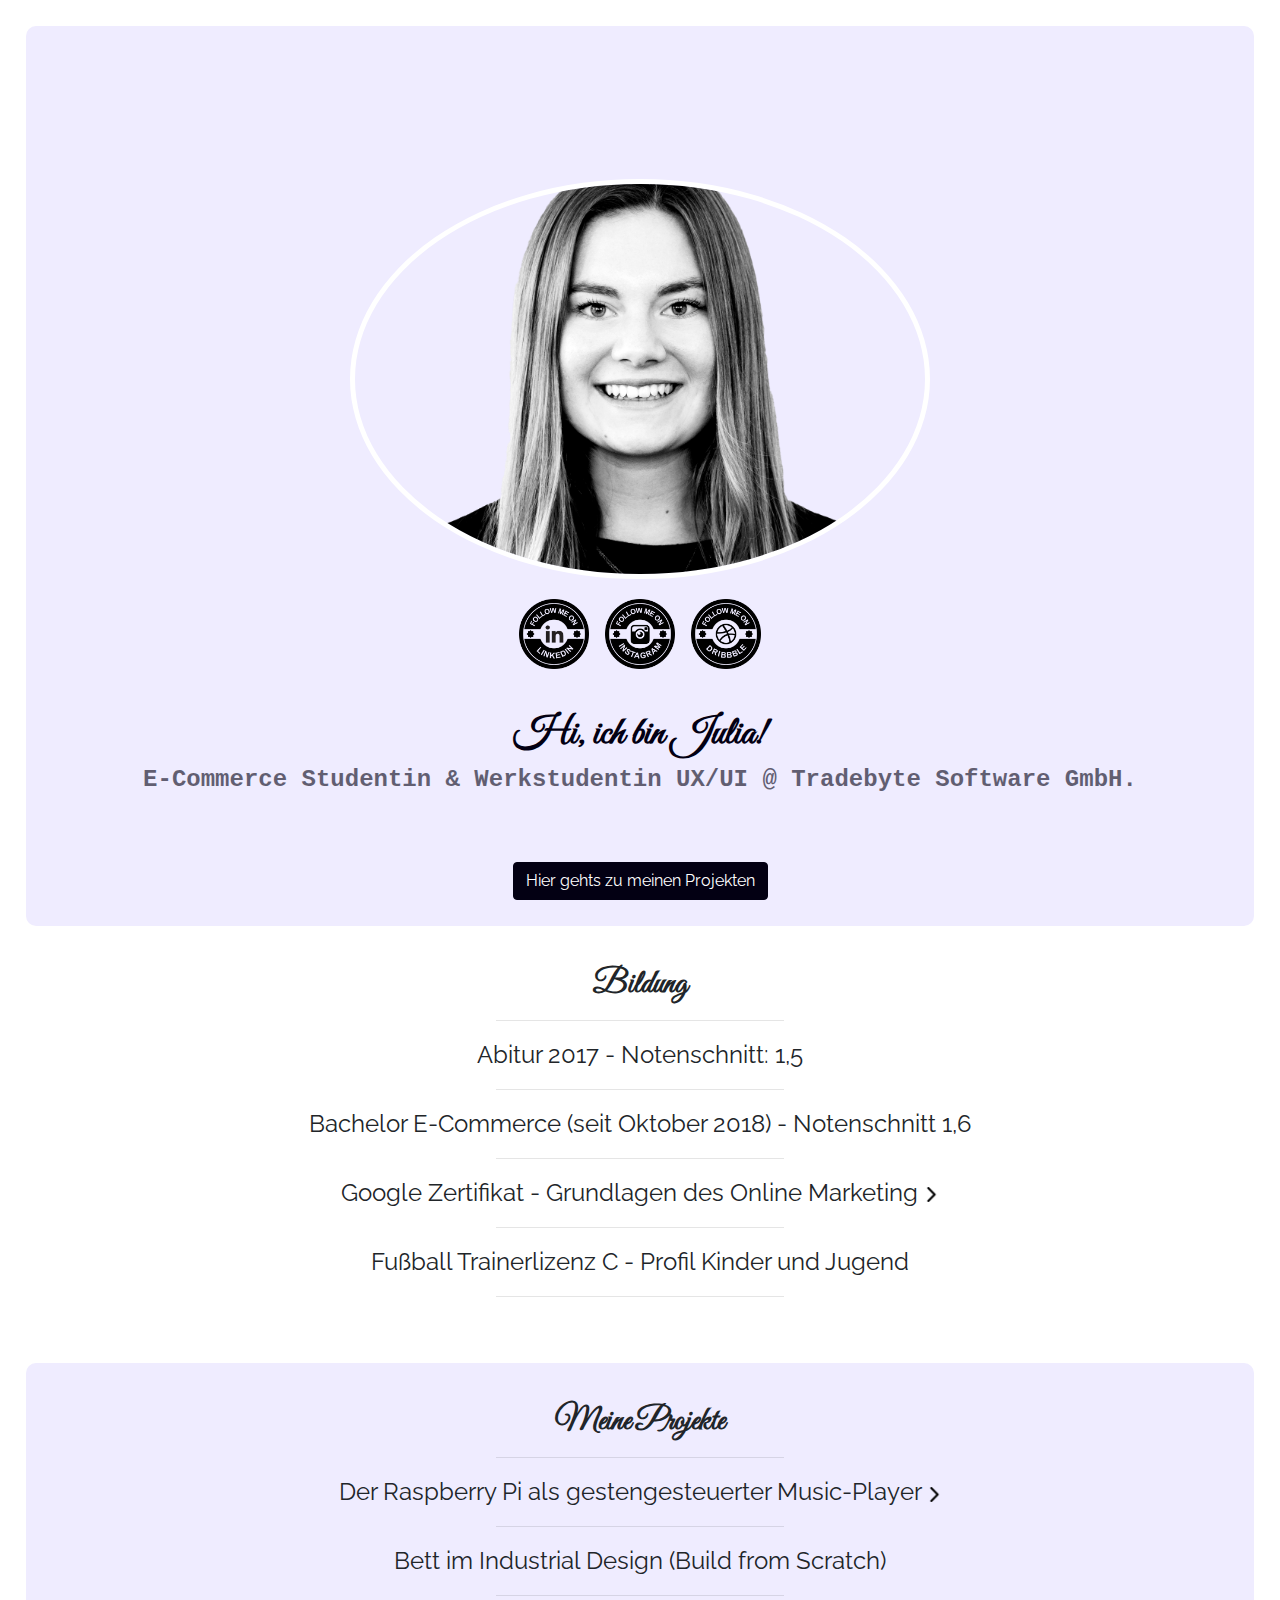
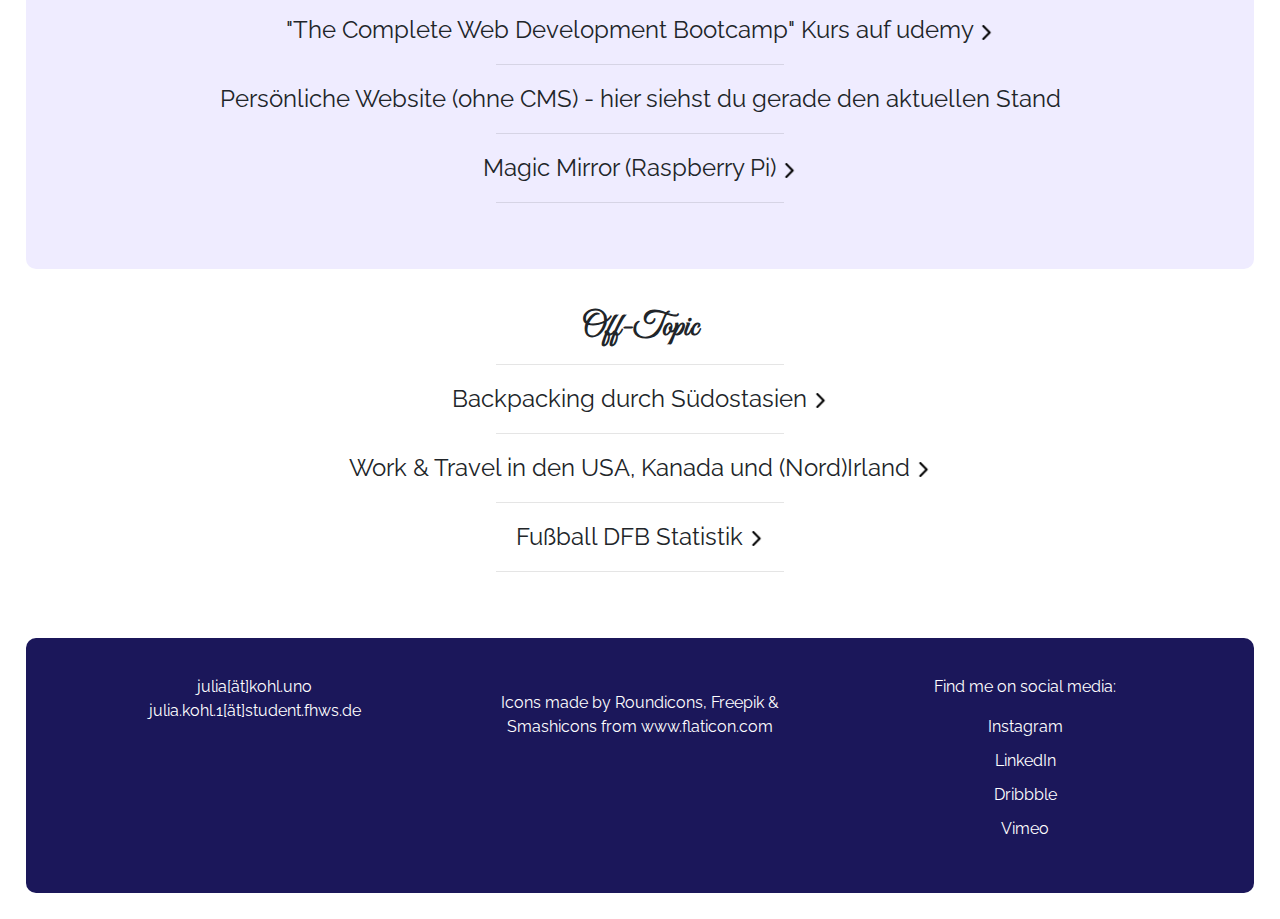
<file: index.html>
<!doctype html>
<html lang="de">
  <head>

    <!--Interessiert an meinem Code? ;). 
        Schau's dir gerne an, aber weil du dich anscheinend etwas mit Websites auskennst
        würde ich es sehr wertschätzen, wenn du mir hier: feedback.html ein kurzes Feedback geben würdest.
        Danke und Viel Spaß beim Code durchstöbern.
      -->

    <!-- Required meta tags -->
    <meta charset="utf-8">
    <meta name="viewport" content="width=device-width, initial-scale=1, shrink-to-fit=no">

    <!-- Bootstrap CSS -->
    <link rel="stylesheet" href="https://stackpath.bootstrapcdn.com/bootstrap/4.3.1/css/bootstrap.min.css" integrity="sha384-ggOyR0iXCbMQv3Xipma34MD+dH/1fQ784/j6cY/iJTQUOhcWr7x9JvoRxT2MZw1T" crossorigin="anonymous">

    <!-- Styles -->
    <link rel="stylesheet" href="styles.css">

    <!-- Fonts -->
    <link href="https://fonts.googleapis.com/css?family=Montserrat+Subrayada|Raleway&display=swap" rel="stylesheet">
    <link href="https://fonts.googleapis.com/css?family=Great+Vibes&display=swap" rel="stylesheet">

    <title>Julia Kohl</title>
  </head>
  <body>
    <!-- Navbar -->
    <div id="navbar">
      <div class="logo"><a href="#">JHK</a></div>
      <ul id="nav-list" class="collapsable">
        <li><a href="">Blog</a></li>
        <li><a href="#offtopic">Off Topic</a></li>
        <li><a href="#portfolio">Projekte</a></li>
        <li><a href="#cv">Bildung</a></li>
        <li><a href="#header">Home</a></li>
      </ul>
    </div>
    <div class="content">

      <!-- Header -->
      <section id="header">
        <div id="background-img"  class="fullscreen-img"><img src="images/artboardbw.png" alt="Hintergrundbild Foto Julia Kohl">
        <div class="dark-overlay"></div>
        </div>
        <div class="header-text">
          <p class="socials">
            <a href="https://www.linkedin.com/in/julia-kohl-9a3695162/" target="_blank"><img src="icons\019-linkedin.png" alt="linked in" class="icon"></a>
            <a href="instagram.com/ju_kohl/?hl=en" target="_blank"><img src="icons\020-instagram.png" alt="Instagram" class="icon"></a>
            <a href="https://vimeo.com/juliahelminekohl" target="_blank"><img src="icons\005-vimeo.png" alt="vimeo" class="icon"></a>
            <a href="https://dribbble.com/ju_kohl" target="_blank"><img src="icons\026-dribbble.png" alt="dribbble" class="icon"></a>
          </p>
          <h1 class="biggest-heading">Hi, ich bin Julia!</h1>
          <h2 class="subtitle">E-Commerce Studentin & Werkstudentin UX/UI @ Tradebyte Software GmbH.</h2>
          <a href="#portfolio" id="top-cta" class="btn btn-primary" data-role="button">Hier gehts zu meinen Projekten</a>
        </div>
      </section>

      <!-- CV -->
      <section id="cv">
        <h3>Bildung</h3>
        <ul>
          <li>Abitur 2017 - Notenschnitt: 1,5</li>
          <li>Bachelor E-Commerce (seit Oktober 2018) - Notenschnitt 1,6</li>
          <li><a href="images\google_certificate.pdf" target="_blank">Google Zertifikat - Grundlagen des Online Marketing</a></li>
          <li>Fußball Trainerlizenz C - Profil Kinder und Jugend</li>
        </ul>
      </section>

      <!-- Portfolio -->
      <section id="portfolio">
        <h3>Meine Projekte</h3>
        <ul>
          <!-- <li><a href="https://vimeo.com/337819577">Der Raspberry Pi als gestengesteuerter Music-Player</a></li> -->
          <li><a href="https://player.vimeo.com/video/337819577" target="_blank">Der Raspberry Pi als gestengesteuerter Music-Player</a></li>
          <li>Bett im Industrial Design (Build from Scratch)</li>
          <li><a href="https://www.udemy.com/course-dashboard-redirect/?course_id=1565838" target="_blank">"The Complete Web Development Bootcamp" Kurs auf udemy</a></li>
          <li>Persönliche Website (ohne CMS) - gerade siehst du den aktuellen Stand</li>
          <li><a href="https://magicmirror.builders/" target="_blank">Magic Mirror (Raspberry Pi)</a></li>
        </ul>
      </section>

      <!-- Off-Topic -->
      <section id="offtopic">
        <h3>Off-Topic</h3>
        <ul>
          <li><a href="https://player.vimeo.com/video/234178475?autoplay=1" target="_blank">Backpacking durch Südostasien</a></li>
          <li><a href="https://player.vimeo.com/video/280152633?autoplay=1" target="_blank">Work & Travel in den USA, Kanada und (Nord)Irland</a></li>
          <li><a href="https://www.dfb.de/datencenter/personen/julia-kohl/spielerin" target="_blank">Fußball DFB Statistik</a></li>
        </ul>
      </section>

      <!-- Footer -->
      <section id="footer">
        <div class="container-fluid">
        <div class="row">
          <div class="col-md-4 col-sm-6">
            <p>
              <a href="mailto:julia@kohl.uno">julia[ät]kohl.uno</a><br>
              julia.kohl.1[ät]student.fhws.de<br>
            </p>
          </div>
          <div class="col-md-4 col-sm-6">
            <p><div>Icons made by 
              <a href="https://www.flaticon.com/authors/roundicons" title="Roundicons" target="_blank">Roundicons, </a> 
              <a href="https://www.flaticon.com/authors/freepik" title="Freepik" target="_blank">Freepik & </a> 
              <a href="https://www.flaticon.com/authors/smashicons" title="Smashicons" target="_blank">Smashicons</a>
              from <a href="https://www.flaticon.com/" title="Flaticon" target="_blank">www.flaticon.com</a>
            </div></p>
          </div>
          <div class="col-md-4">
            <p>
              Find me on social media:<br>
              <ul>
                <li><a href="https://www.instagram.com/ju_kohl/?hl=en" target="_blank">Instagram</a></li>
                <li><a href="linkedin.com/in/julia-kohl-9a3695162/" target="_blank">LinkedIn</a></li>
                <li><a href="https://dribbble.com/ju_kohl" target="_blank">Dribbble</a></li>
                <li><a href="https://vimeo.com/juliahelminekohl" target="_blank">Vimeo</a></li>
            </ul>
            </p>
          </div>
        </div>
      </div>
      </section>
</div>

    <!-- Custom JavaScript -->
    <script type="text/javascript">
      if (screen.width <= 1300 || orientation === "portrait-primary" || orientation === "portrait-secondary" || orientation === undefinded) {
      document.location = "mindex.html";
      }
      </script>
    <script src="scripts.js"></script>
    <!-- jQuery first, then Popper.js, then Bootstrap JS -->
    <script src="https://code.jquery.com/jquery-3.3.1.slim.min.js" integrity="sha384-q8i/X+965DzO0rT7abK41JStQIAqVgRVzpbzo5smXKp4YfRvH+8abtTE1Pi6jizo" crossorigin="anonymous"></script>
    <script src="https://cdnjs.cloudflare.com/ajax/libs/popper.js/1.14.7/umd/popper.min.js" integrity="sha384-UO2eT0CpHqdSJQ6hJty5KVphtPhzWj9WO1clHTMGa3JDZwrnQq4sF86dIHNDz0W1" crossorigin="anonymous"></script>
    <script src="https://stackpath.bootstrapcdn.com/bootstrap/4.3.1/js/bootstrap.min.js" integrity="sha384-JjSmVgyd0p3pXB1rRibZUAYoIIy6OrQ6VrjIEaFf/nJGzIxFDsf4x0xIM+B07jRM" crossorigin="anonymous"></script>
  </body>
</html>
</file>
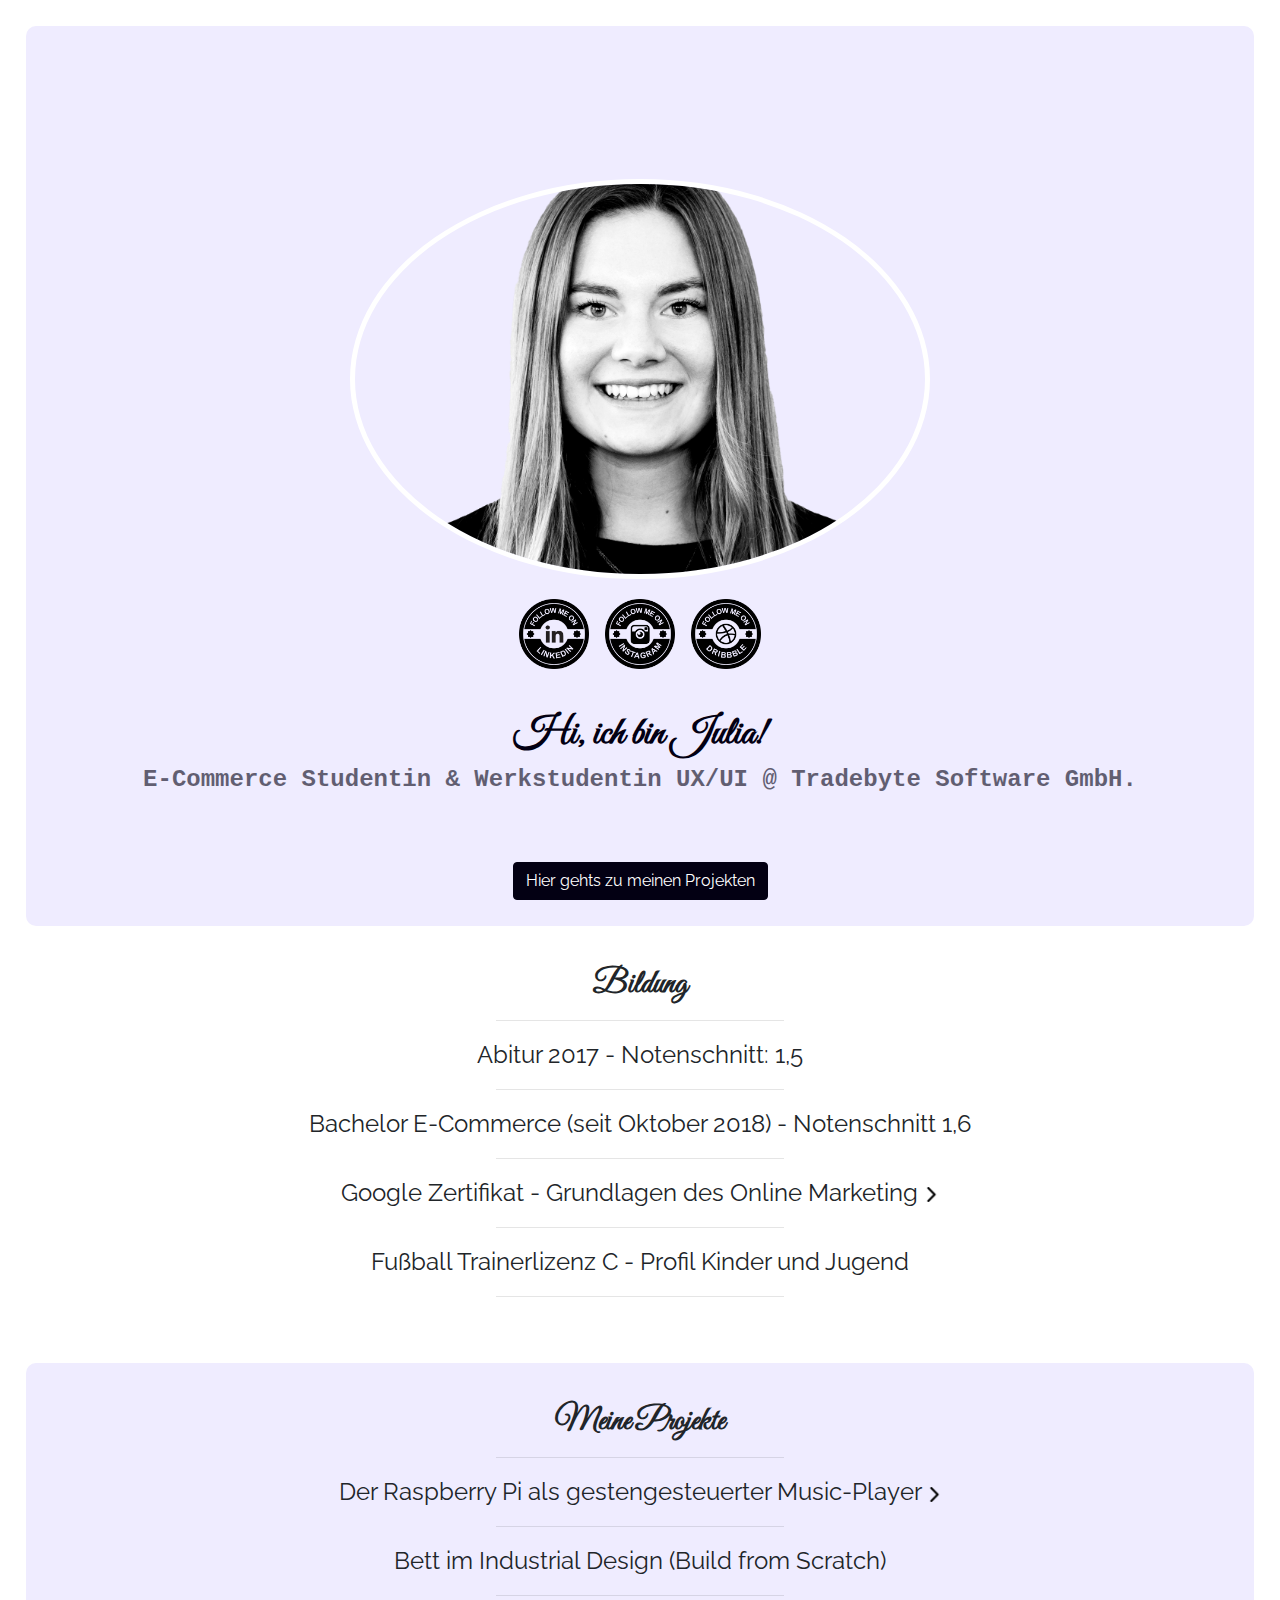
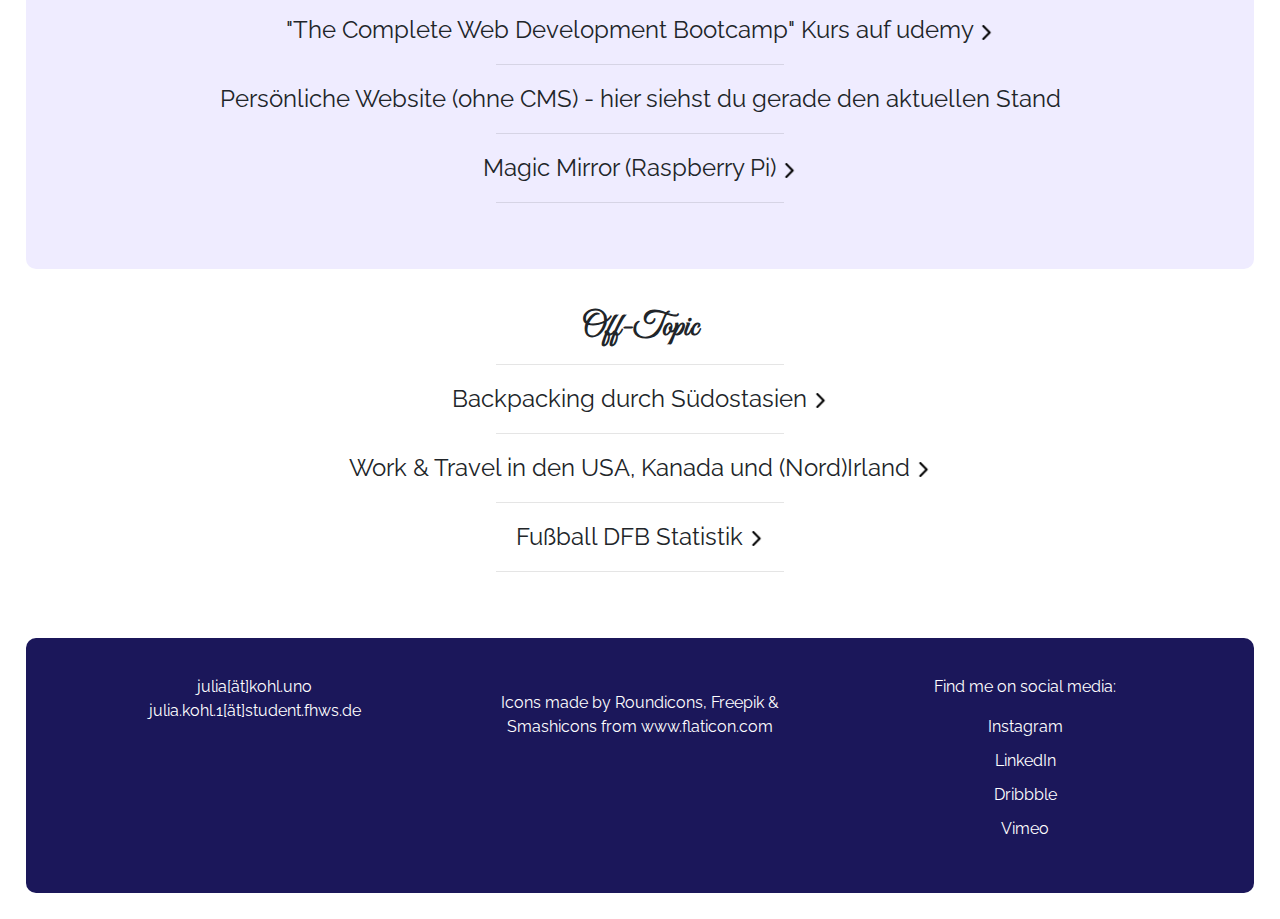
<file: mindex.html>
<!doctype html>
<html lang="de">
  <head>

    <!--Interessiert an meinem Code? ;). 
        Schau's dir gerne an, aber weil du dich anscheinend etwas mit Websites auskennst
        würde ich es sehr wertschätzen, wenn du mir hier: feedback.html ein kurzes Feedback geben würdest.
        Danke und Viel Spaß beim Code durchstöbern.
      -->

    <!-- Required meta tags -->
    <meta charset="utf-8">
    <meta name="viewport" content="width=device-width, initial-scale=1, shrink-to-fit=no">

    <!-- Bootstrap CSS -->
    <link rel="stylesheet" href="https://stackpath.bootstrapcdn.com/bootstrap/4.3.1/css/bootstrap.min.css" integrity="sha384-ggOyR0iXCbMQv3Xipma34MD+dH/1fQ784/j6cY/iJTQUOhcWr7x9JvoRxT2MZw1T" crossorigin="anonymous">

    <!-- Styles -->
    <link rel="stylesheet" href="mstyles.css">

    <!-- Fonts -->
    <link href="https://fonts.googleapis.com/css?family=Montserrat+Subrayada|Raleway&display=swap" rel="stylesheet">
    <link href="https://fonts.googleapis.com/css?family=Great+Vibes&display=swap" rel="stylesheet">

    <title>Julia Kohl</title>
  </head>
  <body>
    <!-- Navbar -->
    <div id="navbar">
      <div class="logo"><a href="#">JHK</a></div>
      <ul id="nav-list" class="collapsable">
          <li><img src="icons\menu.png" alt="toggle Menu" onclick="toggleNav()" class="icon" id="ico_menu"></li>
          <li><a href="#header">Home</a></li>
          <li><a href="#cv">Bildung</a></li>
          <li><a href="#portfolio">Projekte</a></li>
          <li><a href="#offtopic">Off Topic</a></li>
          <li><a href="">Blog</a></li>
      </ul>
    </div>
    <div class="content">

      <!-- Header -->
      <section id="header">
        <div id="profilepic" class="container-fluid">
            <img src="images\jukfine.png" alt="Foto Julia Kohl" class="jukCircular">
        </div>
        <p class="socials">
          <a href="https://www.linkedin.com/in/julia-kohl-9a3695162/"><img src="icons\follow-me-on-linkedin-social-badge.png" alt="linked in" class="icon"></a>
          <a href="https://www.instagram.com/ju_kohl/?hl=en"><img src="icons\follow-me-on-instagram-retro-badge.png" alt="Instagram" class="icon"></a>
          <a href="https://dribbble.com/ju_kohl"><img src="icons\dribbble-retro-badge.png" alt="dribbble" class="icon"></a>
        </p>
        <h1 class="biggest-heading">Hi, ich bin Julia!</h1>
        <h2 class="subtitle">E-Commerce Studentin & Werkstudentin UX/UI @ Tradebyte Software GmbH.</h2>
        <a href="#portfolio" id="top-cta" class="btn btn-primary" data-role="button">Hier gehts zu meinen Projekten</a>
      </section>

      <!-- CV -->
      <section id="cv">
        <h3>Bildung</h3>
        <ul>
          <hr>
          <li>Abitur 2017 - Notenschnitt: 1,5</li><hr>
          <li>Bachelor E-Commerce (seit Oktober 2018) - Notenschnitt 1,6</li><hr>
          <li><a href="images\google_certificate.pdf" target="_blank">Google Zertifikat - Grundlagen des Online Marketing <img class="icon" src="icons\forward.png"></a></li><hr>
          <li>Fußball Trainerlizenz C - Profil Kinder und Jugend</li><hr>
        </ul>
      </section>

      <!-- Portfolio -->
      <section id="portfolio">
        <h3>Meine Projekte</h3>
        <ul>
          <hr>
          <!-- <li><a href="https://vimeo.com/337819577">Der Raspberry Pi als gestengesteuerter Music-Player</a></li> -->
          <li><a href="https://player.vimeo.com/video/337819577" target="_blank">Der Raspberry Pi als gestengesteuerter Music-Player <img class="icon" src="icons\forward.png"></a></li><hr>
          <li>Bett im Industrial Design (Build from Scratch)</li><hr>
          <li><a href="https://www.udemy.com/course-dashboard-redirect/?course_id=1565838" target="_blank">"The Complete Web Development Bootcamp" Kurs auf udemy <img class="icon" src="icons\forward.png"></a></li><hr>
          <li>Persönliche Website (ohne CMS) - hier siehst du gerade den aktuellen Stand</li><hr>
          <li><a href="https://magicmirror.builders/" target="_blank">Magic Mirror (Raspberry Pi) <img class="icon" src="icons\forward.png"></a></li><hr>
        </ul>
      </section>

      <!-- Off-Topic -->
      <section id="offtopic">
        <h3>Off-Topic</h3>
        <ul>
          <hr>
          <li><a href="https://player.vimeo.com/video/234178475?autoplay=1" target="_blank">Backpacking durch Südostasien <img class="icon" src="icons\forward.png"></a></li><hr>
          <li><a href="https://player.vimeo.com/video/280152633?autoplay=1" target="_blank">Work & Travel in den USA, Kanada und (Nord)Irland <img class="icon" src="icons\forward.png"></a></li><hr>
          <li><a href="https://www.dfb.de/datencenter/personen/julia-kohl/spielerin" target="_blank">Fußball DFB Statistik <img class="icon" src="icons\forward.png"></a></li><hr>
        </ul>
      </section>

      <!-- Footer -->
      <section id="footer">
        <div class="container-fluid">
        <div class="row">
          <div class="col-md-4 col-sm-6">
            <p>
              <a href="mailto:julia@kohl.uno">julia[ät]kohl.uno</a><br>
              julia.kohl.1[ät]student.fhws.de<br>
            </p>
          </div>
          <div class="col-md-4 col-sm-6">
            <p><div>Icons made by 
              <a href="https://www.flaticon.com/authors/roundicons" title="Roundicons" target="_blank">Roundicons, </a> 
              <a href="https://www.flaticon.com/authors/freepik" title="Freepik" target="_blank">Freepik & </a> 
              <a href="https://www.flaticon.com/authors/smashicons" title="Smashicons" target="_blank">Smashicons</a>
              from <a href="https://www.flaticon.com/" title="Flaticon" target="_blank">www.flaticon.com</a>
            </div></p>
          </div>
          <div class="col-md-4">
            <p>
              Find me on social media:<br>
              <ul>
                <li><a href="https://www.instagram.com/ju_kohl/?hl=en" target="_blank">Instagram</a></li>
                <li><a href="linkedin.com/in/julia-kohl-9a3695162/" target="_blank">LinkedIn</a></li>
                <li><a href="https://dribbble.com/ju_kohl" target="_blank">Dribbble</a></li>
                <li><a href="https://vimeo.com/juliahelminekohl" target="_blank">Vimeo</a></li>
            </ul>
            </p>
          </div>
        </div>
      </div>
      </section>
</div>

    <!-- Custom JavaScript -->
    <script type="text/javascript">
      if (screen.width > 1300 && orientation !== "portrait-primary" && orientation !== "portrait-secondary") {
      document.location = "index.html";
      }
      </script>
    <script src="mscripts.js"></script>
    <!-- jQuery first, then Popper.js, then Bootstrap JS -->
    <script src="https://code.jquery.com/jquery-3.3.1.slim.min.js" integrity="sha384-q8i/X+965DzO0rT7abK41JStQIAqVgRVzpbzo5smXKp4YfRvH+8abtTE1Pi6jizo" crossorigin="anonymous"></script>
    <script src="https://cdnjs.cloudflare.com/ajax/libs/popper.js/1.14.7/umd/popper.min.js" integrity="sha384-UO2eT0CpHqdSJQ6hJty5KVphtPhzWj9WO1clHTMGa3JDZwrnQq4sF86dIHNDz0W1" crossorigin="anonymous"></script>
    <script src="https://stackpath.bootstrapcdn.com/bootstrap/4.3.1/js/bootstrap.min.js" integrity="sha384-JjSmVgyd0p3pXB1rRibZUAYoIIy6OrQ6VrjIEaFf/nJGzIxFDsf4x0xIM+B07jRM" crossorigin="anonymous"></script>
  </body>
</html>
</file>
<file: styles.css>
body {
  font-family: 'Raleway', sans-serif;
  background-color: #fff;
  position: relative;
  width: 100vw;
  overflow-x: hidden;
  font-size: 1.5rem;
  padding: 3% 2%;
  padding-top: 1%;
  text-align: center;
}
a {
  color: inherit;
  cursor: pointer;
}
a:hover {
  font-weight: bold;
  text-decoration: none;
  color: #1b175a;
}
ul {
  list-style: none;
  padding: 0;
}
section {
  padding: 40px 3% 50px 3%;
  border-radius: 10px;
}
section:nth-of-type(3n) {
  background-color: #efecff;
}
.content {
  position: relative;
  text-align: center;
}
.icon {
  height: 30px;
}
.collapsable {
  display: none;
}
.collapsable.show {
  display: inline-block;
}
#navbar {
  background-color: #fff;
  padding: 0 25px;
  position: fixed;
  width: 100vw;
  height: 75px;
  z-index: 1;
  top: 0;
  left: 0;
  color: black;
  display: none;
}
#navbar .logo {
  font-weight: 800;
  float: left;
  vertical-align: middle;
  padding-left: 10px;
  font-size: 3rem;
  cursor: pointer;
}
#navbar .logo a:hover {
  color: #030013;
}
#navbar ul {
  float: right;
  list-style: none;
  margin: 20px 0;
}
#navbar ul li {
  float: right;
  margin: 0 20px;
}
#navbar ul li a:hover {
  color: #030013;
  font-weight: 800;
}
#header .fullscreen-img {
  height: 100%;
  width: auto;
  z-index: -1000;
  position: absolute;
  left: 0;
  top: 0;
  overflow: hidden;
  border-radius: 10px;
}
#header .fullscreen-img img {
  width: 100%;
  height: auto;
}
#header .fullscreen-img .dark-overlay {
  width: 100%;
  min-height: 100vh;
  height: 100%;
  background-color: rgba(209, 220, 255, 0.336);
  position: absolute;
  top: 0;
  left: 0;
}
.biggest-heading {
  font-size: 5rem;
}
h1,
h2,
h3,
h4,
h5,
h6 {
  font-family: 'Great Vibes', cursive, 'Montserrat Subrayada', sans-serif;
  font-weight: 600;
}
h3 {
  font-size: 3rem;
}
h2 {
  font-family: monospace;
  opacity: 0.6;
  font-size: 2.25rem;
}
#header {
  min-height: 100vh;
  height: fit-content;
  width: 100%;
  color: #030013;
  overflow: hidden;
  padding: 20px;
  padding-top: 10px;
  position: relative;
}
#header .header-text {
  position: absolute;
  top: 30%;
  left: 7%;
  text-align: left;
  max-width: 40%;
  cursor: default;
}
#header .header-text h1 {
  padding-top: 40px;
}
#header .header-text a[data-role="button"] {
  background-color: #030013;
  border-color: #030013;
  margin-top: 5%;
}
#header .header-text a[data-role="button"]:hover {
  background-color: #1b175a;
  border-color: #1b175a;
}
.socials a img.icon {
  height: 30px;
  width: auto;
  position: fixed;
  bottom: 10px;
  right: 2%;
}
.socials a img.icon:hover {
  height: 35px;
}
#header > div.header-text > p > a:nth-child(2) > img {
  right: 75px;
}
#header > div.header-text > p > a:nth-child(3) > img {
  right: 125px;
}
#header > div.header-text > p > a:nth-child(4) > img {
  right: 175px;
}
#header > div.header-text > p > a:nth-child(5) > img {
  right: 225px;
}
#portfolio li {
  cursor: pointer;
}
#portfolio li:hover {
  font-weight: bold;
}
#portfolio #RaspiMusic {
  display: none;
  height: 90vh;
  width: auto;
}
#footer {
  background-color: #1b175a;
  color: #fff;
  margin: 0;
  padding: 3%;
  font-size: 1rem;
}
#footer a:hover {
  text-decoration: underline;
  color: #fff;
}
</file>
<file: mstyles.css>
body {
  font-family: 'Raleway', sans-serif;
  background-color: #fff;
  position: relative;
  overflow-x: hidden;
  font-size: 1.5rem;
  text-align: center;
  padding: 2%;
}
a {
  color: inherit;
  cursor: pointer;
}
a:hover {
  font-weight: bold;
  text-decoration: none;
  color: #1b175a;
}
ul {
  list-style: none;
  padding: 0;
}
ul li {
  margin-bottom: 10px;
}
hr {
  width: 25%;
}
section {
  padding: 40px 3% 50px 3%;
  border-radius: 10px;
}
section:nth-of-type(2n-1) {
  background-color: #efecff;
}
.content {
  position: relative;
  text-align: center;
}
.icon {
  height: 15px;
}
#ico_menu {
  height: 30px;
}
.collapsable {
  display: none;
}
.collapsable.show {
  display: inline-block;
}
.lightoverlay {
  background-color: rgba(255, 255, 255, 0.384);
  width: 40%;
  height: 100%;
  border-radius: 100%;
  position: absolute;
  top: 0;
  left: 30%;
  right: 30%;
  align-self: center;
}
#navbar {
  background-color: #fff;
  padding: 0 25px;
  position: fixed;
  width: 100vw;
  height: 65px;
  z-index: 1;
  top: 0;
  left: 0;
  color: black;
  display: none;
  overflow: hidden;
}
#navbar.active {
  display: block;
  height: fit-content;
}
#navbar .logo {
  font-weight: 800;
  float: left;
  vertical-align: middle;
  padding-top: 15px;
  padding-left: 0;
  font-size: 2rem;
  cursor: pointer;
}
#navbar .logo a:hover {
  color: #030013;
}
#navbar ul {
  float: right;
  list-style: none;
  margin: 15px 0;
  text-align: right;
}
#navbar ul li {
  margin: 0 20px;
}
#navbar ul li:first-of-type {
  margin-bottom: 15px;
}
#navbar ul li a:hover {
  color: #030013;
  font-weight: 800;
}
.biggest-heading {
  font-size: 2.5rem;
}
h1,
h2,
h3,
h4,
h5,
h6 {
  font-family: 'Great Vibes', cursive, 'Montserrat Subrayada', sans-serif;
  font-weight: 600;
}
h3 {
  font-size: 2rem;
}
h2 {
  font-family: monospace;
  opacity: 0.6;
  font-size: 1.5rem;
}
#header {
  min-height: 100vh;
  height: fit-content;
  width: 100%;
  color: #030013;
  overflow: hidden;
  padding: 20px;
  padding-top: 17vh;
  position: relative;
  text-align: center;
  justify-content: center;
}
#header h1 {
  padding-top: 20px;
}
#header a[data-role="button"] {
  background-color: #030013;
  border-color: #030013;
  margin-top: 5%;
}
#header a[data-role="button"]:hover {
  background-color: #1b175a;
  border-color: #1b175a;
}
.jukCircular {
  width: 50%;
  height: auto;
  border-radius: 100%;
}
#profilepic {
  width: fit-content;
  margin-bottom: 15px;
}
#profilepic img {
  border: 5px solid #fff;
}
.socials a img.icon {
  height: 70px;
  width: auto;
  margin: 5px;
}
.socials a img.icon:hover {
  height: 35px;
}
#header > div.header-text > p > a:nth-child(2) > img {
  right: 75px;
}
#header > div.header-text > p > a:nth-child(3) > img {
  right: 125px;
}
#header > div.header-text > p > a:nth-child(4) > img {
  right: 175px;
}
#header > div.header-text > p > a:nth-child(5) > img {
  right: 225px;
}
#portfolio li {
  cursor: pointer;
  margin: 15px;
}
#portfolio li:hover {
  font-weight: bold;
}
#portfolio #RaspiMusic {
  display: none;
  height: 90vh;
  width: auto;
}
#footer {
  background-color: #1b175a;
  color: #fff;
  margin: 0;
  padding: 3%;
  font-size: 1rem;
}
#footer a:hover {
  text-decoration: underline;
  color: #fff;
}
</file>
